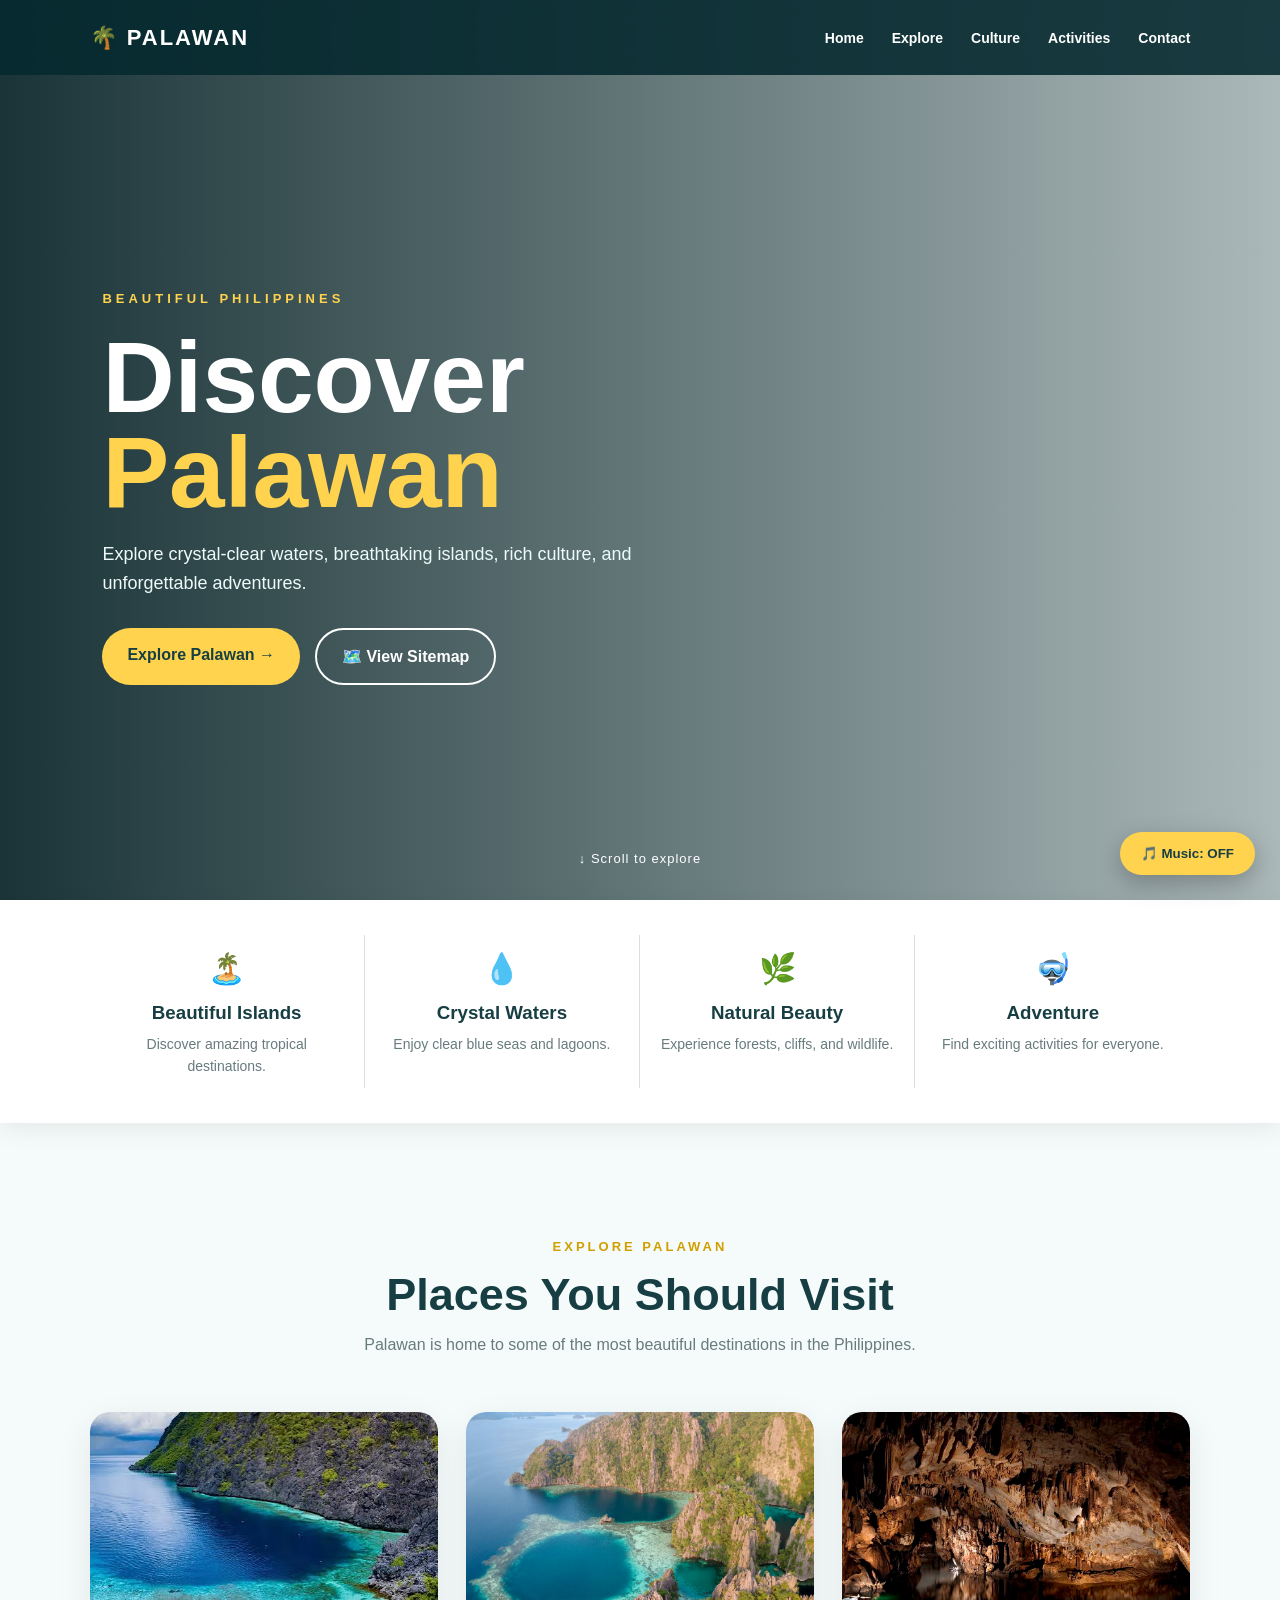
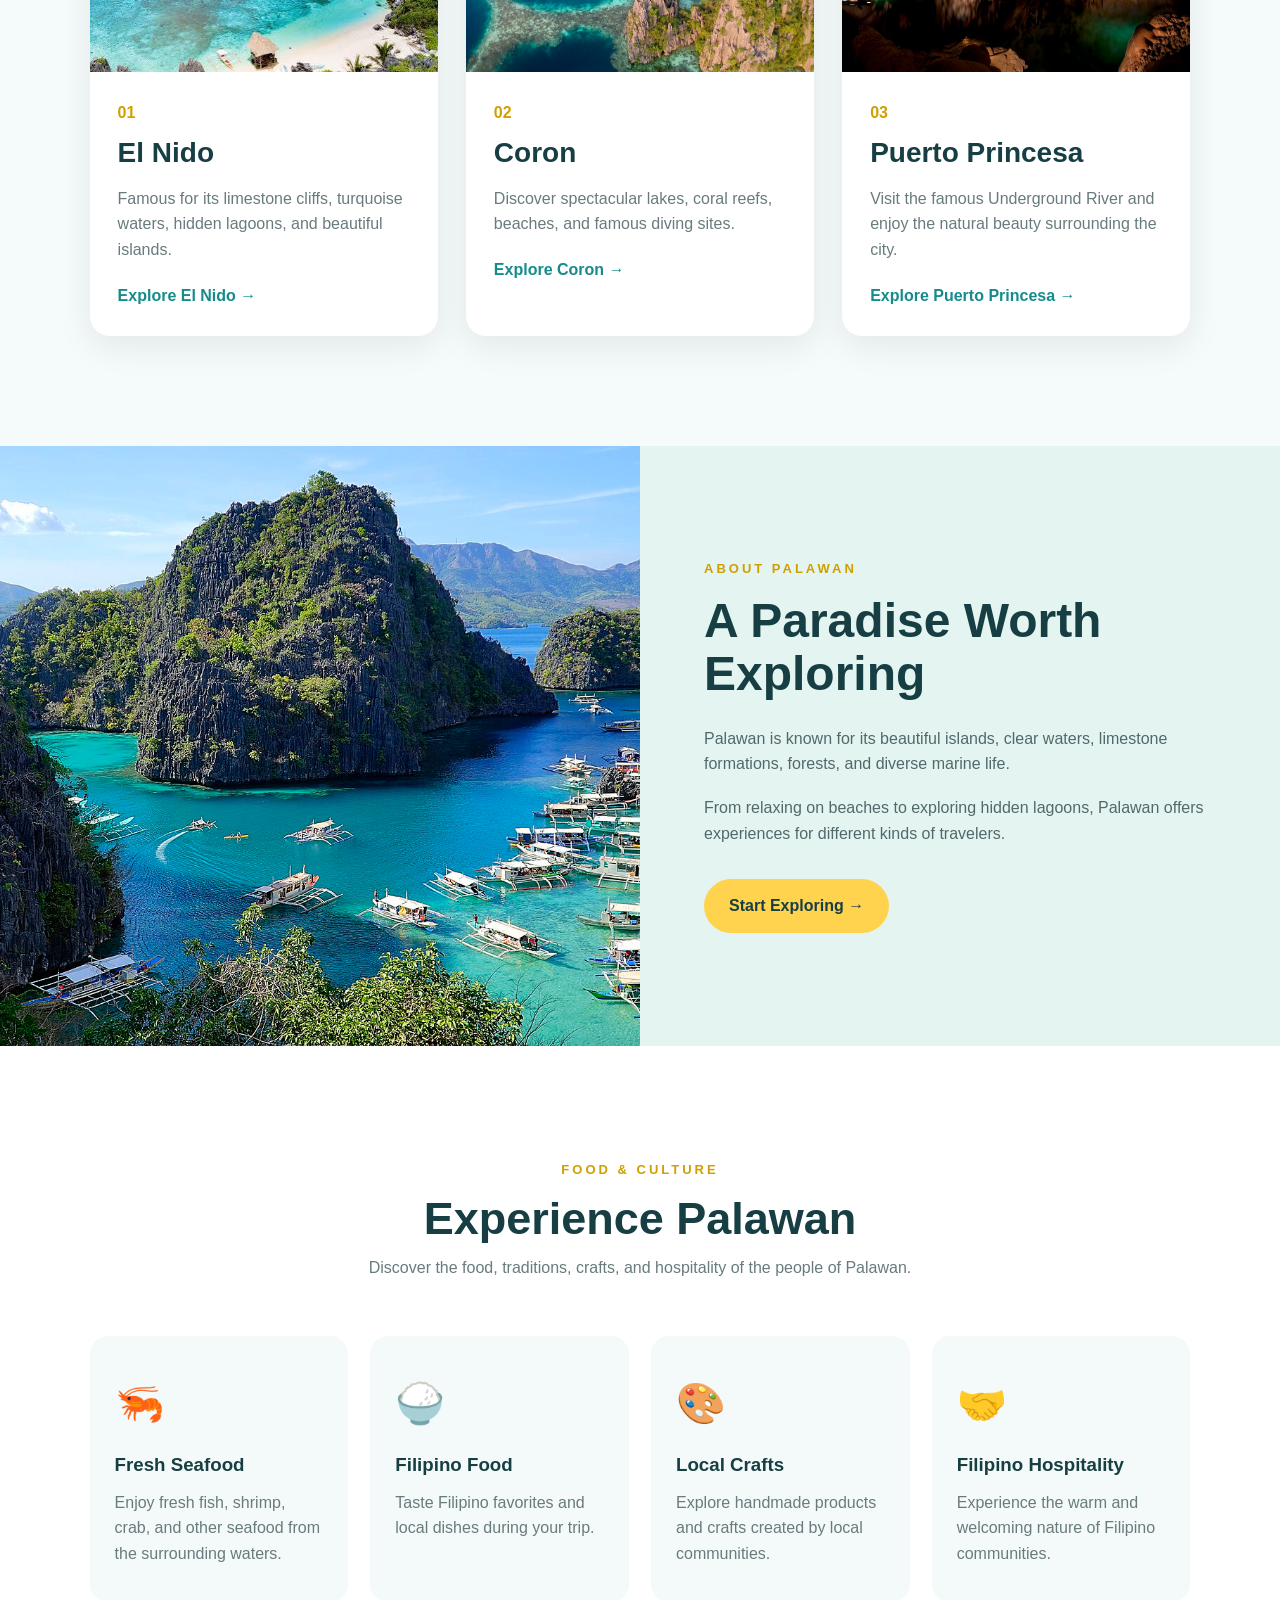
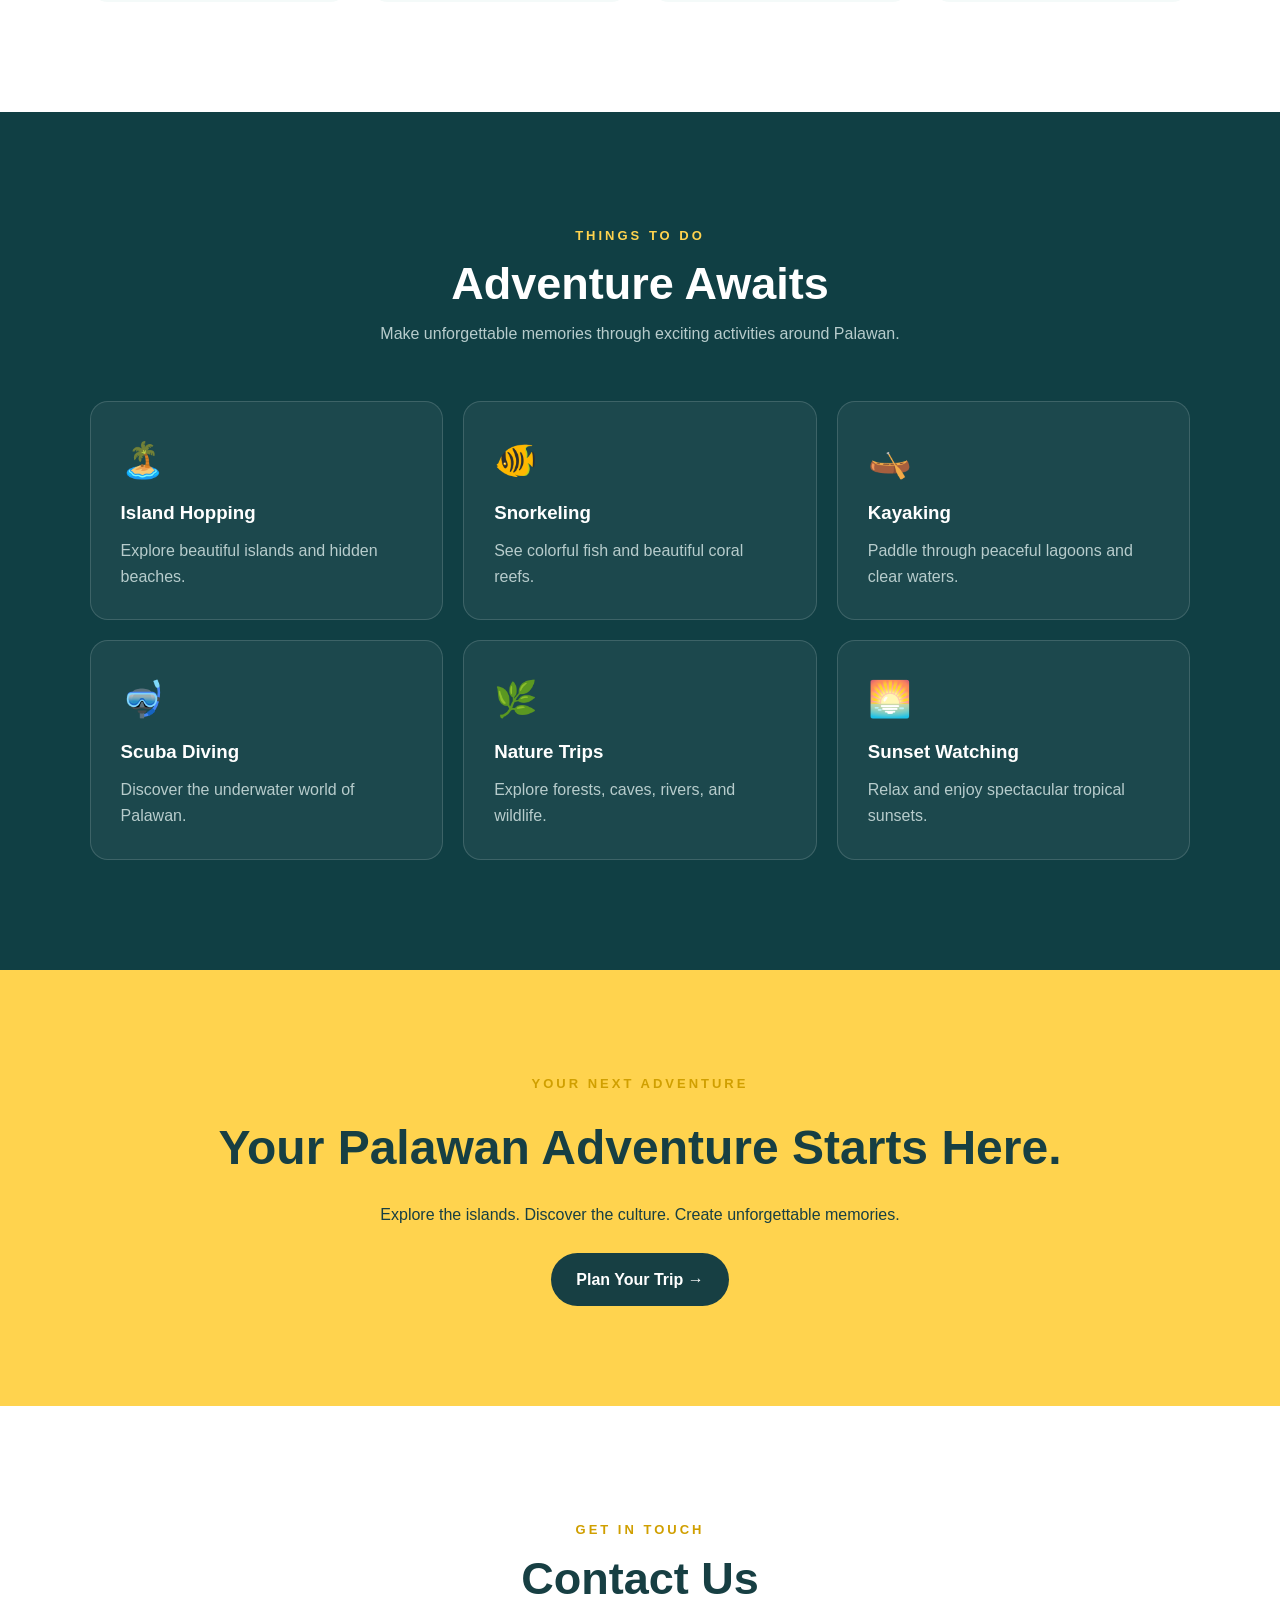
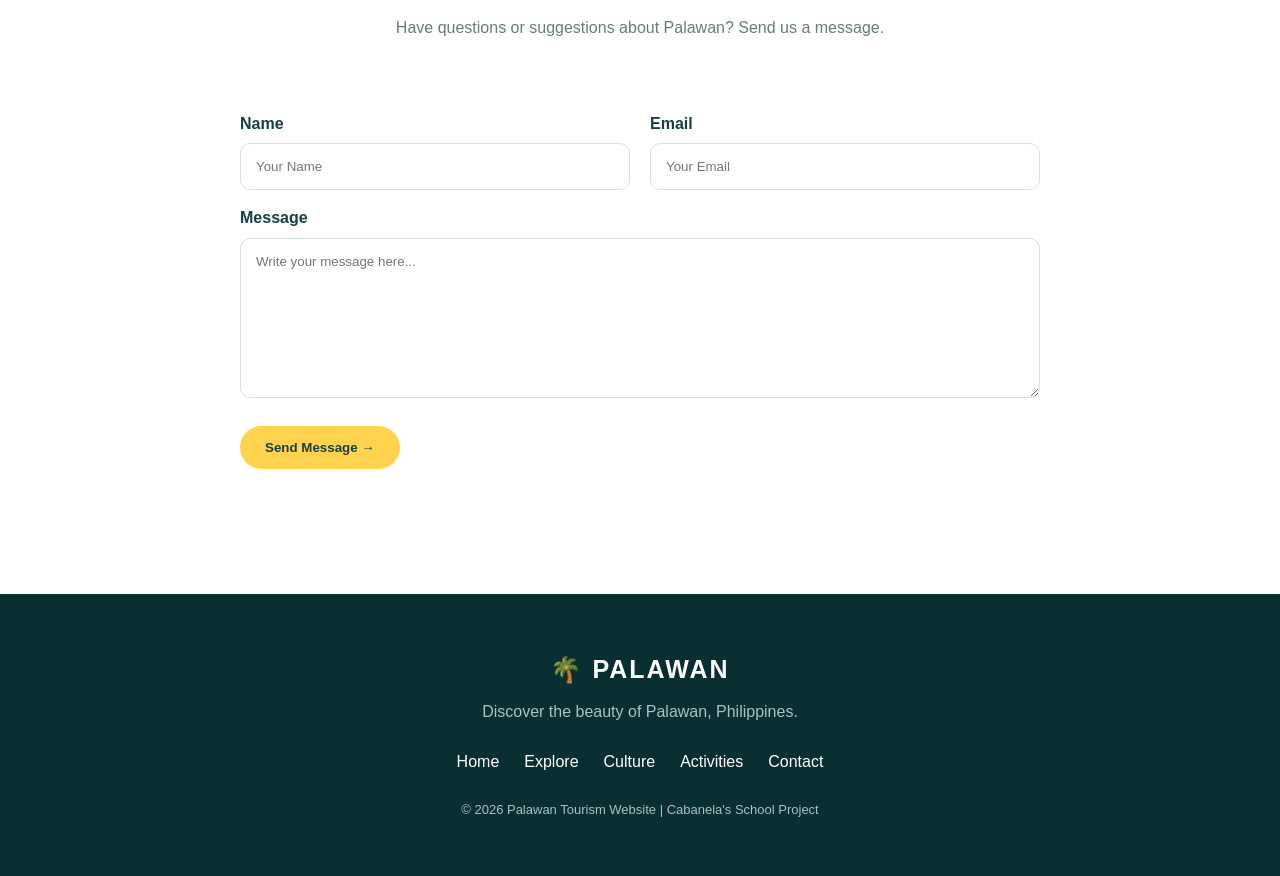
<file: index.html>
<!DOCTYPE html>
<html lang="en">

<head>
    <meta charset="UTF-8">
    <meta name="viewport" content="width=device-width, initial-scale=1.0">
    <title>Discover Palawan | Beautiful Philippines</title>
    <link rel="stylesheet" href="CSS/style.css">
</head>

<body>

<header>
    <nav class="navbar">
        <div class="logo">🌴 PALAWAN</div>

        <ul class="nav-links">
            <li><a href="#home">Home</a></li>
            <li><a href="#explore">Explore</a></li>
            <li><a href="#culture">Culture</a></li>
            <li><a href="#activities">Activities</a></li>
            <li><a href="#contact">Contact</a></li>
        </ul>
    </nav>
</header>

<audio id="backgroundMusic"></audio>
<button id="musicButton" class="music-button">
    🎵 Music: OFF
</button>
    
<section id="home" class="video-hero">

    <video
        class="hero-video"
        autoplay
        muted
        loop
        playsinline>

        <source src="Video/palawan.mp4" type="video/mp4">

    </video>

    <div class="video-overlay"></div>

    <div class="hero-content">

        <span class="small-title">
            BEAUTIFUL PHILIPPINES
        </span>

        <h1>
            Discover<br>
            <span>Palawan</span>
        </h1>

        <p>
            Explore crystal-clear waters, breathtaking islands,
            rich culture, and unforgettable adventures.
        </p>

        <div class="hero-buttons">

            <a href="#explore" class="btn primary">
                Explore Palawan →
            </a>

            <a href="SITEMAP.html" class="btn secondary">
                🗺️ View Sitemap
            </a>

        </div>

    </div>

    <div class="scroll-down">
        ↓ Scroll to explore
    </div>

</section>

<section class="facts">

    <div class="fact">
        <strong>🏝️</strong>
        <h3>Beautiful Islands</h3>
        <p>Discover amazing tropical destinations.</p>
    </div>

    <div class="fact">
        <strong>💧</strong>
        <h3>Crystal Waters</h3>
        <p>Enjoy clear blue seas and lagoons.</p>
    </div>

    <div class="fact">
        <strong>🌿</strong>
        <h3>Natural Beauty</h3>
        <p>Experience forests, cliffs, and wildlife.</p>
    </div>

    <div class="fact">
        <strong>🤿</strong>
        <h3>Adventure</h3>
        <p>Find exciting activities for everyone.</p>
    </div>

</section>

<section id="explore" class="section">

    <div class="heading">

        <span>EXPLORE PALAWAN</span>

        <h2>Places You Should Visit</h2>

        <p>
            Palawan is home to some of the most beautiful
            destinations in the Philippines.
        </p>

    </div>

    <div class="destination-grid">

        <article class="destination-card">

            <div class="card-image">
                <img src="Images/elnido.jpg" alt="El Nido Palawan">
            </div>

            <div class="card-content">

                <span>01</span>

                <h3>El Nido</h3>

                <p>
                    Famous for its limestone cliffs,
                    turquoise waters, hidden lagoons,
                    and beautiful islands.
                </p>

                <a href="#activities">Explore El Nido →</a>

            </div>

        </article>

        <article class="destination-card">

            <div class="card-image">
                <img src="Images/coron.jpg" alt="Coron Palawan">
            </div>

            <div class="card-content">

                <span>02</span>

                <h3>Coron</h3>

                <p>
                    Discover spectacular lakes, coral reefs,
                    beaches, and famous diving sites.
                </p>

                <a href="#activities">Explore Coron →</a>

            </div>

        </article>

        <article class="destination-card">

            <div class="card-image">
                <img src="Images/puerto-princesa.jpg" alt="Puerto Princesa Palawan">
            </div>

            <div class="card-content">

                <span>03</span>

                <h3>Puerto Princesa</h3>

                <p>
                    Visit the famous Underground River and
                    enjoy the natural beauty surrounding the city.
                </p>

                <a href="#activities">Explore Puerto Princesa →</a>

            </div>

        </article>

    </div>

</section>

<section class="feature-section">

    <div class="feature-image">
        <img src="Images/palawan.jpg" alt="Beautiful Palawan">
    </div>

    <div class="feature-content">

        <span>ABOUT PALAWAN</span>

        <h2>A Paradise Worth Exploring</h2>

        <p>
            Palawan is known for its beautiful islands,
            clear waters, limestone formations, forests,
            and diverse marine life.
        </p>

        <p>
            From relaxing on beaches to exploring hidden
            lagoons, Palawan offers experiences for
            different kinds of travelers.
        </p>

        <a href="#activities" class="btn primary">
            Start Exploring →
        </a>

    </div>

</section>

<section id="culture" class="section culture-section">

    <div class="heading">

        <span>FOOD & CULTURE</span>

        <h2>Experience Palawan</h2>

        <p>
            Discover the food, traditions, crafts,
            and hospitality of the people of Palawan.
        </p>

    </div>

    <div class="culture-grid">

        <div class="culture-card">
            <div class="icon">🦐</div>
            <h3>Fresh Seafood</h3>
            <p>
                Enjoy fresh fish, shrimp, crab,
                and other seafood from the surrounding waters.
            </p>
        </div>

        <div class="culture-card">
            <div class="icon">🍚</div>
            <h3>Filipino Food</h3>
            <p>
                Taste Filipino favorites and local
                dishes during your trip.
            </p>
        </div>

        <div class="culture-card">
            <div class="icon">🎨</div>
            <h3>Local Crafts</h3>
            <p>
                Explore handmade products and crafts
                created by local communities.
            </p>
        </div>

        <div class="culture-card">
            <div class="icon">🤝</div>
            <h3>Filipino Hospitality</h3>
            <p>
                Experience the warm and welcoming
                nature of Filipino communities.
            </p>
        </div>

    </div>

</section>

<section id="activities" class="activities-section">

    <div class="heading light">

        <span>THINGS TO DO</span>

        <h2>Adventure Awaits</h2>

        <p>
            Make unforgettable memories through
            exciting activities around Palawan.
        </p>

    </div>

    <div class="activities-grid">

        <div class="activity">
            <span>🏝️</span>
            <h3>Island Hopping</h3>
            <p>Explore beautiful islands and hidden beaches.</p>
        </div>

        <div class="activity">
            <span>🐠</span>
            <h3>Snorkeling</h3>
            <p>See colorful fish and beautiful coral reefs.</p>
        </div>

        <div class="activity">
            <span>🛶</span>
            <h3>Kayaking</h3>
            <p>Paddle through peaceful lagoons and clear waters.</p>
        </div>

        <div class="activity">
            <span>🤿</span>
            <h3>Scuba Diving</h3>
            <p>Discover the underwater world of Palawan.</p>
        </div>

        <div class="activity">
            <span>🌿</span>
            <h3>Nature Trips</h3>
            <p>Explore forests, caves, rivers, and wildlife.</p>
        </div>

        <div class="activity">
            <span>🌅</span>
            <h3>Sunset Watching</h3>
            <p>Relax and enjoy spectacular tropical sunsets.</p>
        </div>

    </div>

</section>

<section class="cta">

    <span>YOUR NEXT ADVENTURE</span>

    <h2>Your Palawan Adventure Starts Here.</h2>

    <p>
        Explore the islands. Discover the culture.
        Create unforgettable memories.
    </p>

    <a href="#contact" class="btn dark">
        Plan Your Trip →
    </a>

</section>

<section id="contact" class="contact-section">

    <div class="heading">

        <span>GET IN TOUCH</span>

        <h2>Contact Us</h2>

        <p>
            Have questions or suggestions about Palawan?
            Send us a message.
        </p>

    </div>

    <form id="contactForm" class="contact-form">

        <div class="form-row">

            <div>
                <label for="name">Name</label>

                <input
                    type="text"
                    id="name"
                    placeholder="Your Name"
                    required>
            </div>

            <div>
                <label for="email">Email</label>

                <input
                    type="email"
                    id="email"
                    placeholder="Your Email"
                    required>
            </div>

        </div>

        <label for="message">Message</label>

        <textarea
            id="message"
            placeholder="Write your message here..."
            required></textarea>

        <button
            type="submit"
            class="btn primary">

            Send Message →

        </button>

        <p id="formMessage"></p>

    </form>

</section>

<footer>

    <div class="footer-logo">
        🌴 PALAWAN
    </div>

    <p>
        Discover the beauty of Palawan, Philippines.
    </p>

    <div class="footer-links">

        <a href="#home">Home</a>
        <a href="#explore">Explore</a>
        <a href="#culture">Culture</a>
        <a href="#activities">Activities</a>
        <a href="#contact">Contact</a>

    </div>

    <p class="copyright">
        © 2026 Palawan Tourism Website | Cabanela's School Project
    </p>

</footer>

<script src="Javascipt/script.js"></script>

</body>
</html>
</file>
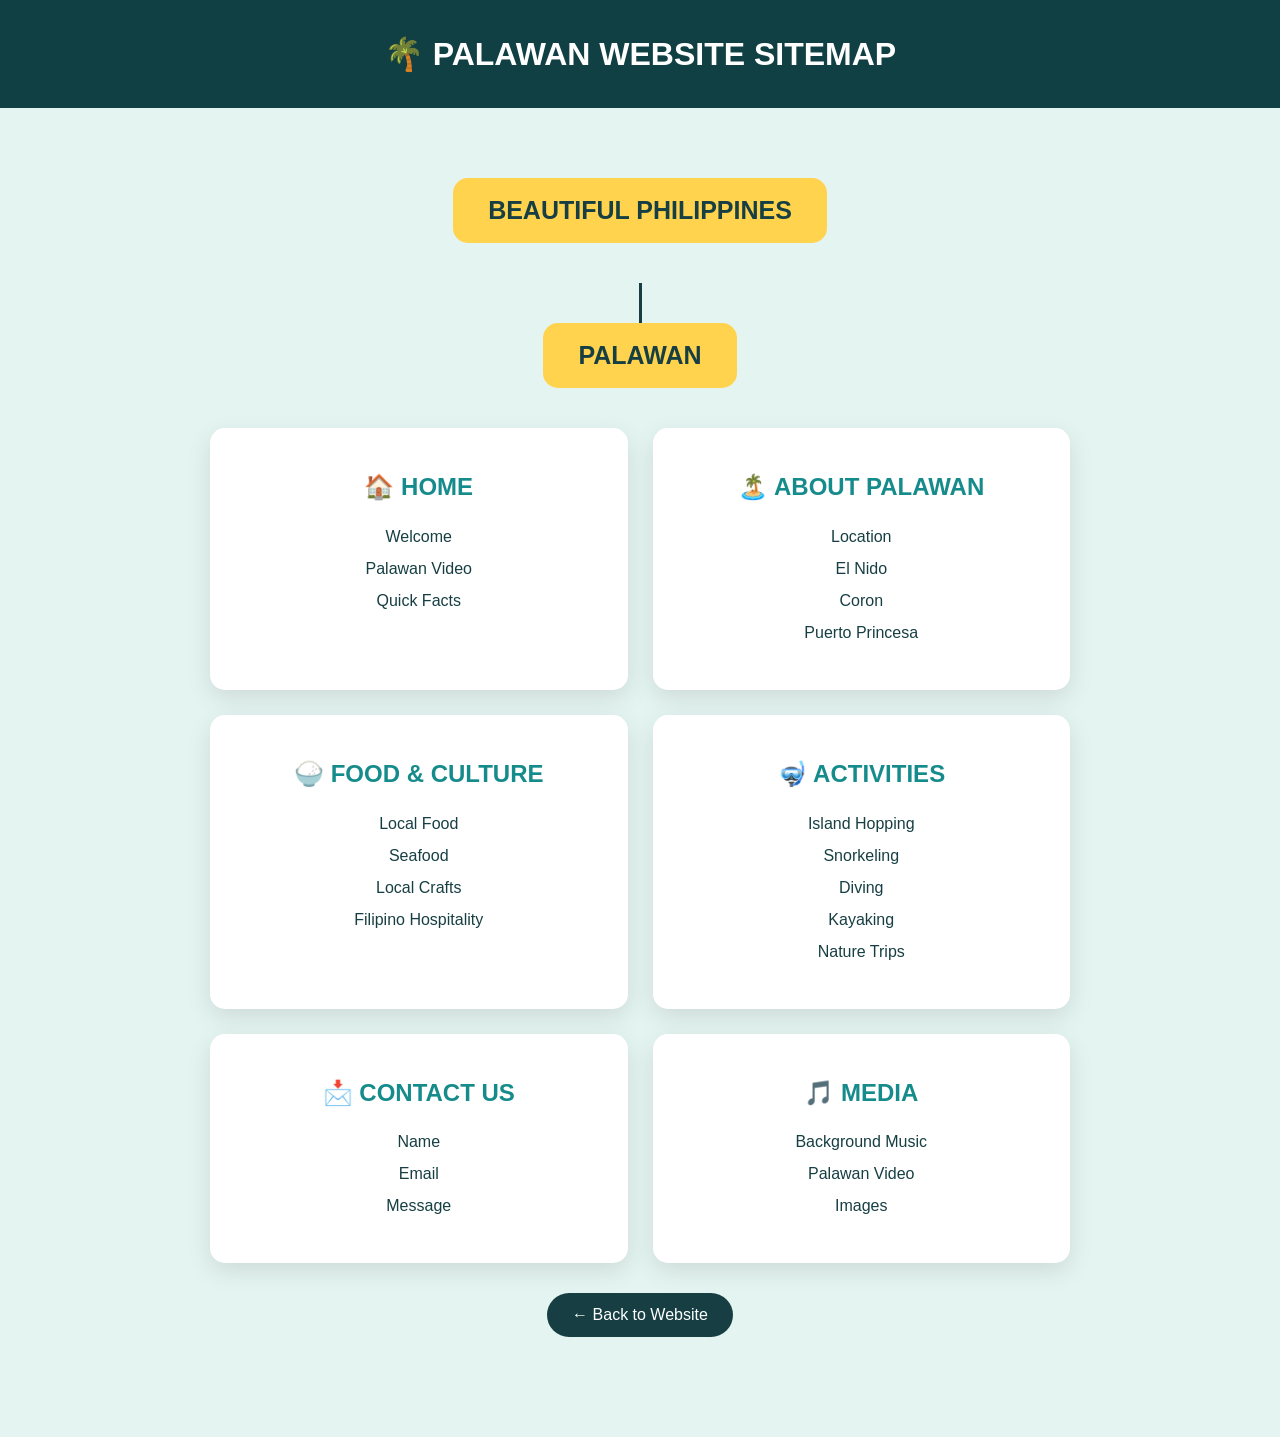
<file: SITEMAP.html>
<!DOCTYPE html>
<html lang="en">

<head>
    <meta charset="UTF-8">
    <meta name="viewport" content="width=device-width, initial-scale=1.0">
    <title>Palawan Sitemap</title>

    <style>
        * {
            box-sizing: border-box;
        }

        body {
            margin: 0;
            font-family: Arial, Helvetica, sans-serif;
            background: #e4f4f1;
            color: #173f43;
            text-align: center;
        }

        header {
            background: #103f44;
            color: white;
            padding: 35px 20px;
        }

        h1 {
            margin: 0;
        }

        .sitemap {
            max-width: 900px;
            margin: 50px auto;
            padding: 20px;
        }

        .main-box {
            display: inline-block;
            padding: 18px 35px;
            border-radius: 15px;
            background: #ffd34e;
            font-size: 25px;
            font-weight: bold;
            margin-bottom: 40px;
        }

        .line {
            width: 3px;
            height: 40px;
            background: #173f43;
            margin: auto;
        }

        .sections {
            display: grid;
            grid-template-columns: repeat(2, 1fr);
            gap: 25px;
        }

        .box {
            background: white;
            padding: 25px;
            border-radius: 15px;
            box-shadow: 0 8px 25px rgba(0,0,0,0.1);
        }

        .box h2 {
            color: #168b8b;
        }

        .box ul {
            list-style: none;
            padding: 0;
            line-height: 2;
        }

        .back {
            display: inline-block;
            margin: 30px;
            padding: 13px 25px;
            background: #173f43;
            color: white;
            text-decoration: none;
            border-radius: 30px;
        }

        .back:hover {
            background: #168b8b;
        }

        @media (max-width: 650px) {
            .sections {
                grid-template-columns: 1fr;
            }
        }
    </style>
</head>

<body>

<header>
    <h1>🌴 PALAWAN WEBSITE SITEMAP</h1>
</header>

<div class="sitemap">

    <div class="main-box">
        BEAUTIFUL PHILIPPINES
    </div>

    <div class="line"></div>

    <div class="main-box">
        PALAWAN
    </div>

    <div class="sections">

        <div class="box">
            <h2>🏠 HOME</h2>
            <ul>
                <li>Welcome</li>
                <li>Palawan Video</li>
                <li>Quick Facts</li>
            </ul>
        </div>

        <div class="box">
            <h2>🏝️ ABOUT PALAWAN</h2>
            <ul>
                <li>Location</li>
                <li>El Nido</li>
                <li>Coron</li>
                <li>Puerto Princesa</li>
            </ul>
        </div>

        <div class="box">
            <h2>🍚 FOOD & CULTURE</h2>
            <ul>
                <li>Local Food</li>
                <li>Seafood</li>
                <li>Local Crafts</li>
                <li>Filipino Hospitality</li>
            </ul>
        </div>

        <div class="box">
            <h2>🤿 ACTIVITIES</h2>
            <ul>
                <li>Island Hopping</li>
                <li>Snorkeling</li>
                <li>Diving</li>
                <li>Kayaking</li>
                <li>Nature Trips</li>
            </ul>
        </div>

        <div class="box">
            <h2>📩 CONTACT US</h2>
            <ul>
                <li>Name</li>
                <li>Email</li>
                <li>Message</li>
            </ul>
        </div>

        <div class="box">
            <h2>🎵 MEDIA</h2>
            <ul>
                <li>Background Music</li>
                <li>Palawan Video</li>
                <li>Images</li>
            </ul>
        </div>

    </div>

    <a href="index.html" class="back">
        ← Back to Website
    </a>

</div>

</body>
</html>
</file>
<file: CSS/style.css>
* {
    margin: 0;
    padding: 0;
    box-sizing: border-box;
}

html {
    scroll-behavior: smooth;
}

body {
    font-family: Arial, Helvetica, sans-serif;
    color: #173f43;
    background: #f5fbfa;
    line-height: 1.6;
}

header {
    position: fixed;
    top: 0;
    width: 100%;
    z-index: 1000;
}

.navbar {
    min-height: 75px;
    padding: 15px 7%;
    display: flex;
    align-items: center;
    justify-content: space-between;
    background: rgba(5, 42, 47, 0.88);
    backdrop-filter: blur(12px);
}

.logo {
    color: white;
    font-size: 22px;
    font-weight: bold;
    letter-spacing: 2px;
}

.nav-links {
    display: flex;
    list-style: none;
    gap: 28px;
}

.nav-links a {
    color: white;
    text-decoration: none;
    font-size: 14px;
    font-weight: bold;
    transition: 0.3s;
}

.nav-links a:hover {
    color: #ffd34e;
}

.music-button {
    position: fixed;
    right: 25px;
    bottom: 25px;
    z-index: 999;
    border: none;
    border-radius: 50px;
    padding: 14px 21px;
    background: #ffd34e;
    color: #173f43;
    font-weight: bold;
    cursor: pointer;
    box-shadow: 0 8px 25px rgba(0,0,0,0.25);
    transition: 0.3s;
}

.music-button:hover {
    transform: translateY(-4px);
}

.music-button:active {
    transform: scale(0.95);
}

.video-hero {
    height: 100vh;
    min-height: 650px;
    position: relative;
    overflow: hidden;
    display: flex;
    align-items: center;
}

.hero-video {
    position: absolute;
    top: 0;
    left: 0;
    width: 100%;
    height: 100%;
    object-fit: cover;
    z-index: 0;
}

.video-overlay {
    position: absolute;
    inset: 0;
    background: linear-gradient(
        90deg,
        rgba(2, 30, 34, 0.90),
        rgba(2, 30, 34, 0.30)
    );
    z-index: 1;
}

.hero-content {
    position: relative;
    z-index: 2;
    max-width: 750px;
    margin-left: 8%;
    color: white;
    padding-top: 70px;
}

.small-title {
    color: #ffd34e;
    font-weight: bold;
    letter-spacing: 4px;
    font-size: 13px;
}

.hero-content h1 {
    font-size: clamp(55px, 8vw, 100px);
    line-height: 0.95;
    margin: 20px 0;
}

.hero-content h1 span {
    color: #ffd34e;
}

.hero-content p {
    max-width: 600px;
    font-size: 18px;
    margin-bottom: 30px;
    color: #eefafa;
}

.hero-buttons {
    display: flex;
    gap: 15px;
    flex-wrap: wrap;
}

.scroll-down {
    position: absolute;
    z-index: 2;
    bottom: 30px;
    left: 50%;
    transform: translateX(-50%);
    color: white;
    font-size: 13px;
    letter-spacing: 1px;
    animation: bounce 2s infinite;
}

@keyframes bounce {
    0%, 100% {
        transform: translate(-50%, 0);
    }

    50% {
        transform: translate(-50%, -8px);
    }
}

.btn {
    display: inline-block;
    padding: 14px 25px;
    border-radius: 50px;
    text-decoration: none;
    font-weight: bold;
    transition: 0.3s;
}

.btn.primary {
    background: #ffd34e;
    color: #173f43;
}

.btn.secondary {
    border: 2px solid white;
    color: white;
}

.btn.dark {
    background: #173f43;
    color: white;
}

.btn:hover {
    transform: translateY(-4px);
    box-shadow: 0 10px 25px rgba(0,0,0,0.25);
}

.btn:active {
    transform: scale(0.96);
}

.facts {
    display: grid;
    grid-template-columns: repeat(4, 1fr);
    background: white;
    padding: 35px 7%;
    box-shadow: 0 5px 25px rgba(0,0,0,0.08);
}

.fact {
    text-align: center;
    padding: 10px 20px;
    border-right: 1px solid #ddd;
}

.fact:last-child {
    border-right: none;
}

.fact strong {
    font-size: 30px;
}

.fact h3 {
    margin: 5px 0;
}

.fact p {
    color: #687b7d;
    font-size: 14px;
}

.section {
    padding: 110px 7%;
}

.heading {
    text-align: center;
    max-width: 700px;
    margin: 0 auto 55px;
}

.heading span,
.feature-content > span,
.cta > span {
    color: #d09f00;
    font-weight: bold;
    letter-spacing: 3px;
    font-size: 13px;
}

.heading h2 {
    font-size: 45px;
    line-height: 1.1;
    margin: 12px 0;
}

.heading p {
    color: #687b7d;
}

.destination-grid {
    display: grid;
    grid-template-columns: repeat(3, 1fr);
    gap: 28px;
}

.destination-card {
    background: white;
    border-radius: 20px;
    overflow: hidden;
    box-shadow: 0 10px 35px rgba(0,0,0,0.08);
    transition: 0.4s;
}

.destination-card:hover {
    transform: translateY(-10px);
    box-shadow: 0 20px 45px rgba(0,0,0,0.15);
}

.card-image {
    height: 260px;
    overflow: hidden;
}

.card-image img {
    width: 100%;
    height: 100%;
    object-fit: cover;
    transition: 0.5s;
}

.destination-card:hover img {
    transform: scale(1.08);
}

.card-content {
    padding: 28px;
}

.card-content > span {
    color: #d09f00;
    font-weight: bold;
}

.card-content h3 {
    font-size: 28px;
    margin: 5px 0 10px;
}

.card-content p {
    color: #687b7d;
    margin-bottom: 20px;
}

.card-content a {
    color: #168b8b;
    text-decoration: none;
    font-weight: bold;
}

.feature-section {
    display: grid;
    grid-template-columns: 1fr 1fr;
    background: #e4f4f1;
}

.feature-image {
    min-height: 600px;
}

.feature-image img {
    width: 100%;
    height: 100%;
    object-fit: cover;
}

.feature-content {
    padding: 90px 10%;
    display: flex;
    flex-direction: column;
    justify-content: center;
}

.feature-content h2 {
    font-size: 48px;
    line-height: 1.1;
    margin: 15px 0 25px;
}

.feature-content p {
    color: #52696b;
    margin-bottom: 18px;
}

.feature-content .btn {
    align-self: flex-start;
    margin-top: 15px;
}

.culture-section {
    background: white;
}

.culture-grid {
    display: grid;
    grid-template-columns: repeat(4, 1fr);
    gap: 22px;
}

.culture-card {
    padding: 35px 25px;
    border-radius: 18px;
    background: #f4faf9;
    transition: 0.3s;
}

.culture-card:hover {
    transform: translateY(-7px);
    background: #e4f4f1;
}

.icon {
    font-size: 40px;
    margin-bottom: 15px;
}

.culture-card h3 {
    margin-bottom: 10px;
}

.culture-card p {
    color: #687b7d;
}

.activities-section {
    padding: 110px 7%;
    background: #103f44;
    color: white;
}

.heading.light p {
    color: #b7cccc;
}

.heading.light span {
    color: #ffd34e;
}

.activities-grid {
    display: grid;
    grid-template-columns: repeat(3, 1fr);
    gap: 20px;
}

.activity {
    padding: 30px;
    border: 1px solid rgba(255,255,255,0.15);
    border-radius: 18px;
    background: rgba(255,255,255,0.05);
    transition: 0.3s;
}

.activity:hover {
    transform: translateY(-6px);
    background: rgba(255,255,255,0.10);
}

.activity span {
    font-size: 35px;
}

.activity h3 {
    margin: 10px 0;
}

.activity p {
    color: #b7cccc;
}

.video-section {
    padding: 110px 7%;
    background: #f5fbfa;
}

.showcase-video {
    max-width: 1000px;
    margin: auto;
    background: black;
    border-radius: 22px;
    overflow: hidden;
    box-shadow: 0 20px 50px rgba(0,0,0,0.18);
}

.showcase-video video {
    width: 100%;
    display: block;
}

.cta {
    padding: 100px 7%;
    text-align: center;
    background: #ffd34e;
}

.cta h2 {
    font-size: 48px;
    max-width: 850px;
    margin: 15px auto;
}

.cta p {
    margin-bottom: 25px;
}

.contact-section {
    padding: 110px 7%;
    background: white;
}

.contact-form {
    max-width: 800px;
    margin: auto;
}

.form-row {
    display: grid;
    grid-template-columns: 1fr 1fr;
    gap: 20px;
}

.contact-form label {
    display: block;
    font-weight: bold;
    margin: 15px 0 7px;
}

.contact-form input,
.contact-form textarea {
    width: 100%;
    padding: 15px;
    border: 1px solid #d5e0df;
    border-radius: 10px;
    font-family: inherit;
    outline: none;
}

.contact-form input:focus,
.contact-form textarea:focus {
    border-color: #168b8b;
}

.contact-form textarea {
    min-height: 160px;
    resize: vertical;
}

.contact-form button {
    border: none;
    cursor: pointer;
    margin-top: 20px;
}

#formMessage {
    margin-top: 15px;
    font-weight: bold;
    color: #168b8b;
}

footer {
    background: #092f33;
    color: white;
    text-align: center;
    padding: 55px 7%;
}

.footer-logo {
    font-size: 25px;
    font-weight: bold;
    letter-spacing: 2px;
    margin-bottom: 10px;
}

footer p {
    color: #abc1c2;
}

.footer-links {
    display: flex;
    justify-content: center;
    gap: 25px;
    margin: 25px 0;
    flex-wrap: wrap;
}

.footer-links a {
    color: white;
    text-decoration: none;
}

.footer-links a:hover {
    color: #ffd34e;
}

.copyright {
    font-size: 13px;
}

@media (max-width: 900px) {

    .nav-links {
        gap: 12px;
    }

    .facts {
        grid-template-columns: 1fr 1fr;
    }

    .fact {
        border-right: none;
        border-bottom: 1px solid #ddd;
        padding: 20px;
    }

    .destination-grid,
    .culture-grid,
    .activities-grid {
        grid-template-columns: 1fr 1fr;
    }

    .feature-section {
        grid-template-columns: 1fr;
    }

    .feature-image {
        min-height: 400px;
    }
}

@media (max-width: 600px) {

    .navbar {
        padding: 18px 5%;
        flex-direction: column;
        gap: 12px;
    }

    .nav-links {
        flex-wrap: wrap;
        justify-content: center;
    }

    .hero-content {
        margin-left: 5%;
        margin-right: 5%;
    }

    .hero-content h1 {
        font-size: 55px;
    }

    .hero-content p {
        font-size: 16px;
    }

    .facts,
    .destination-grid,
    .culture-grid,
    .activities-grid,
    .form-row {
        grid-template-columns: 1fr;
    }

    .heading h2 {
        font-size: 35px;
    }

    .cta h2 {
        font-size: 35px;
    }

    .feature-content {
        padding: 70px 8%;
    }

    .music-button {
        right: 15px;
        bottom: 15px;
    }
}
</file>
